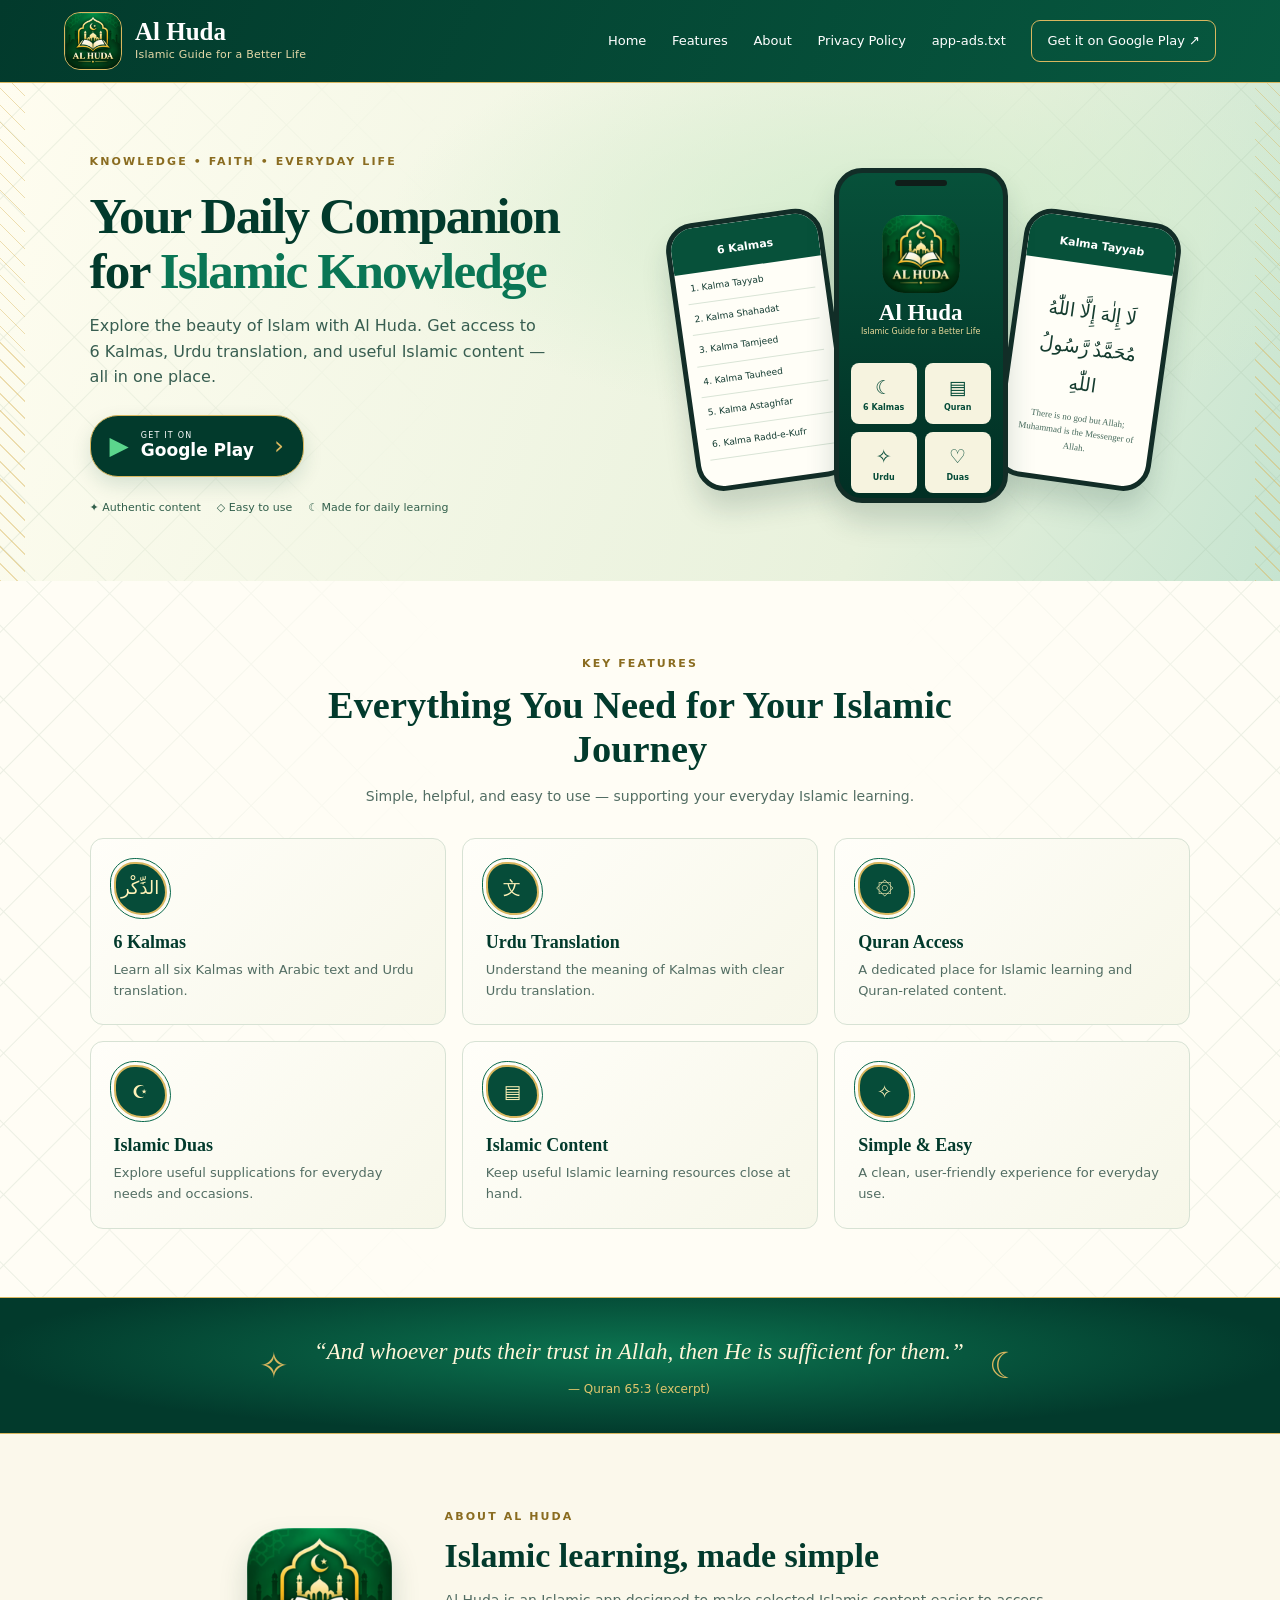
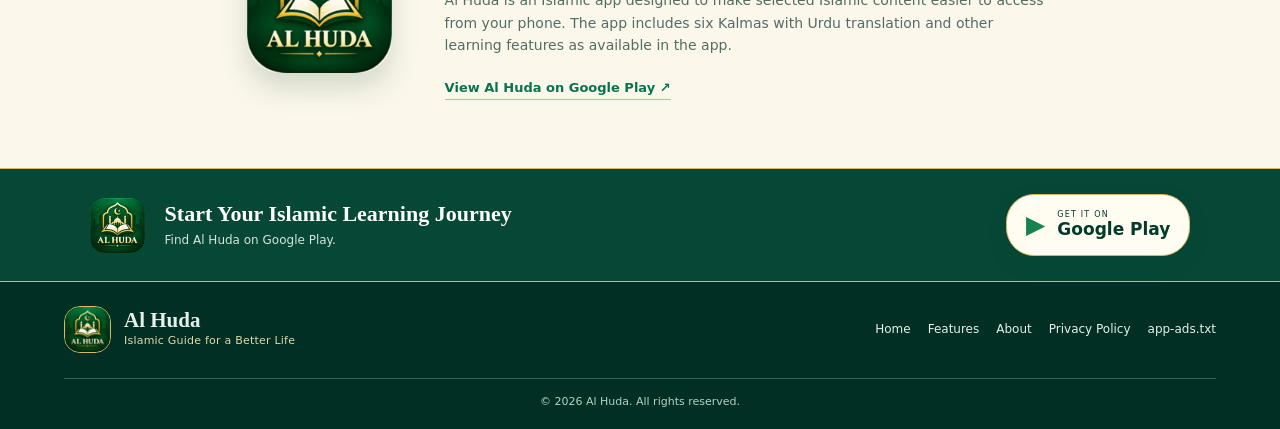
<file: index.html>
<!doctype html>
<html lang="en">
<head>
  <meta charset="utf-8">
  <meta name="viewport" content="width=device-width, initial-scale=1">
  <meta name="theme-color" content="#064c39">
  <meta name="description" content="Explore the Al Huda Islamic app, with six Kalmas, Urdu translation, and useful Islamic content in one place.">
  <title>Al Huda — Islamic Guide for a Better Life</title>
  <link rel="icon" type="image/png" href="al-huda-logo.png">
  <link rel="stylesheet" href="styles.css">
</head>
<body>
<header class="site-header">
  <a class="brand" href="#home" aria-label="Al Huda home"><img src="al-huda-logo.png" alt="Al Huda app logo"><span><strong>Al Huda</strong><small>Islamic Guide for a Better Life</small></span></a>
  <button class="menu-toggle" aria-label="Toggle navigation" aria-expanded="false">☰</button>
  <nav class="nav-links" aria-label="Main navigation"><a href="#home">Home</a><a href="#features">Features</a><a href="#about">About</a><a href="privacy-policy.html">Privacy Policy</a><a href="app-ads.txt">app-ads.txt</a><a class="nav-cta" href="https://play.google.com/store/apps/details?id=com.alhudamyapp" target="_blank" rel="noopener">Get it on Google Play ↗</a></nav>
</header>
<main>
<section class="hero" id="home">
  <div class="ornament ornament-left"></div><div class="ornament ornament-right"></div>
  <div class="hero-copy"><span class="eyebrow">KNOWLEDGE • FAITH • EVERYDAY LIFE</span><h1>Your Daily Companion for <em>Islamic Knowledge</em></h1><p>Explore the beauty of Islam with Al Huda. Get access to 6 Kalmas, Urdu translation, and useful Islamic content — all in one place.</p><a class="play-button" href="https://play.google.com/store/apps/details?id=com.alhudamyapp" target="_blank" rel="noopener"><span class="play-triangle">▶</span><span><small>GET IT ON</small><strong>Google Play</strong></span><span class="arrow">›</span></a><div class="trust-row"><span>✦ Authentic content</span><span>◇ Easy to use</span><span>☾ Made for daily learning</span></div></div>
  <div class="phone-stage" aria-label="Illustrative previews of the Al Huda app"><div class="phone phone-back phone-left"><div class="phone-top">6 Kalmas</div><div class="phone-content"><p>1. Kalma Tayyab</p><p>2. Kalma Shahadat</p><p>3. Kalma Tamjeed</p><p>4. Kalma Tauheed</p><p>5. Kalma Astaghfar</p><p>6. Kalma Radd-e-Kufr</p></div></div><div class="phone phone-main"><div class="speaker"></div><img src="al-huda-logo.png" alt="Al Huda logo"><h3>Al Huda</h3><p class="phone-sub">Islamic Guide for a Better Life</p><div class="app-tiles"><span>☾<small>6 Kalmas</small></span><span>▤<small>Quran</small></span><span>✧<small>Urdu</small></span><span>♡<small>Duas</small></span></div><div class="phone-mosque">☾　♧　♧　♧</div></div><div class="phone phone-back phone-right"><div class="phone-top">Kalma Tayyab</div><div class="arabic">لَا إِلٰهَ إِلَّا اللّٰهُ مُحَمَّدٌ رَّسُولُ اللّٰهِ</div><p class="translation">There is no god but Allah; Muhammad is the Messenger of Allah.</p></div></div>
</section>
<section class="features section" id="features"><div class="section-heading"><span class="eyebrow">KEY FEATURES</span><h2>Everything You Need for Your Islamic Journey</h2><p>Simple, helpful, and easy to use — supporting your everyday Islamic learning.</p></div><div class="feature-grid"><article class="feature-card"><span class="feature-icon">الذِّكْر</span><h3>6 Kalmas</h3><p>Learn all six Kalmas with Arabic text and Urdu translation.</p></article><article class="feature-card"><span class="feature-icon">文</span><h3>Urdu Translation</h3><p>Understand the meaning of Kalmas with clear Urdu translation.</p></article><article class="feature-card"><span class="feature-icon">۞</span><h3>Quran Access</h3><p>A dedicated place for Islamic learning and Quran-related content.</p></article><article class="feature-card"><span class="feature-icon">☪</span><h3>Islamic Duas</h3><p>Explore useful supplications for everyday needs and occasions.</p></article><article class="feature-card"><span class="feature-icon">▤</span><h3>Islamic Content</h3><p>Keep useful Islamic learning resources close at hand.</p></article><article class="feature-card"><span class="feature-icon">✧</span><h3>Simple & Easy</h3><p>A clean, user-friendly experience for everyday use.</p></article></div></section>
<section class="quote-band"><div class="lantern">✧</div><blockquote>“And whoever puts their trust in Allah, then He is sufficient for them.”<cite>— Quran 65:3 (excerpt)</cite></blockquote><div class="crescent">☾</div></section>
<section class="about section" id="about"><div class="about-logo"><img src="al-huda-logo.png" alt="Al Huda app icon"></div><div><span class="eyebrow">ABOUT AL HUDA</span><h2>Islamic learning, made simple</h2><p>Al Huda is an Islamic app designed to make selected Islamic content easier to access from your phone. The app includes six Kalmas with Urdu translation and other learning features as available in the app.</p><a class="text-link" href="https://play.google.com/store/apps/details?id=com.alhudamyapp" target="_blank" rel="noopener">View Al Huda on Google Play ↗</a></div></section>
<section class="cta-strip"><img src="al-huda-logo.png" alt=""><div><h2>Start Your Islamic Learning Journey</h2><p>Find Al Huda on Google Play.</p></div><a class="play-button play-button-light" href="https://play.google.com/store/apps/details?id=com.alhudamyapp" target="_blank" rel="noopener"><span class="play-triangle">▶</span><span><small>GET IT ON</small><strong>Google Play</strong></span></a></section>
</main>
<footer class="site-footer"><a class="brand footer-brand" href="#home"><img src="al-huda-logo.png" alt=""><span><strong>Al Huda</strong><small>Islamic Guide for a Better Life</small></span></a><nav><a href="#home">Home</a><a href="#features">Features</a><a href="#about">About</a><a href="privacy-policy.html">Privacy Policy</a><a href="app-ads.txt">app-ads.txt</a></nav><p>© <span id="year">2026</span> Al Huda. All rights reserved.</p></footer>
<script>const toggle=document.querySelector('.menu-toggle');const nav=document.querySelector('.nav-links');toggle.addEventListener('click',()=>{const open=nav.classList.toggle('open');toggle.setAttribute('aria-expanded',String(open));});nav.querySelectorAll('a').forEach(a=>a.addEventListener('click',()=>{nav.classList.remove('open');toggle.setAttribute('aria-expanded','false')}));document.getElementById('year').textContent=new Date().getFullYear();</script>
</body></html>
</file>
<file: styles.css>
:root{--green:#064c39;--deep:#023a2c;--green2:#0b7654;--gold:#d9b75f;--cream:#fbf8eb;--ink:#143c32;--muted:#526d63;--line:#d7e2d4}*{box-sizing:border-box}html{scroll-behavior:smooth}body{margin:0;color:var(--ink);font-family:Inter,ui-sans-serif,system-ui,-apple-system,BlinkMacSystemFont,"Segoe UI",sans-serif;background:var(--cream);line-height:1.6}a{color:inherit}.site-header{height:auto;min-height:82px;padding:12px clamp(18px,5vw,76px);display:flex;align-items:center;justify-content:space-between;gap:24px;background:linear-gradient(115deg,#023a2c,#07583f);border-bottom:1px solid var(--gold);color:white;position:relative;z-index:5}.brand{display:flex;align-items:center;gap:13px;text-decoration:none;min-width:max-content}.brand img{width:58px;height:58px;border-radius:16px;object-fit:cover;border:1px solid var(--gold)}.brand strong{display:block;font-family:Georgia,serif;font-size:25px;line-height:1.1}.brand small{display:block;color:#e5d8a8;font-size:11px;letter-spacing:.02em}.nav-links{display:flex;align-items:center;gap:clamp(12px,2vw,28px);font-size:13px}.nav-links>a{text-decoration:none;white-space:nowrap}.nav-links>a:hover,.site-footer a:hover{color:var(--gold)}.nav-cta{border:1px solid var(--gold);padding:10px 15px;border-radius:9px}.menu-toggle{display:none;background:transparent;border:1px solid #8ab09b;border-radius:8px;color:white;font-size:22px;padding:5px 11px}.hero{min-height:490px;display:grid;grid-template-columns:minmax(0,1fr) minmax(400px,1fr);align-items:center;gap:22px;padding:64px clamp(24px,7vw,110px);position:relative;overflow:hidden;background:radial-gradient(ellipse at 70% 28%,#d5edcf 0%,transparent 40%),linear-gradient(110deg,#fffdf0,#e8f1dc 70%,#c6e4d0)}.hero:before,.features:before{content:"";position:absolute;inset:0;pointer-events:none;opacity:.17;background-image:repeating-linear-gradient(45deg,transparent 0 24px,#8aa98b 25px,transparent 26px 50px),repeating-linear-gradient(-45deg,transparent 0 24px,#8aa98b 25px,transparent 26px 50px);mask-image:linear-gradient(90deg,#000,transparent 35%,transparent 70%,#000)}.hero-copy{position:relative;z-index:1;max-width:550px}.eyebrow{font-size:11px;font-weight:800;letter-spacing:.19em;color:#8a6c20}.hero h1{font:700 clamp(38px,4vw,57px)/1.08 Georgia,serif;letter-spacing:-.035em;color:var(--deep);margin:15px 0}.hero h1 em{color:#0a7655;font-style:normal}.hero-copy>p{max-width:460px;color:#385e51;font-size:16px;margin:0 0 25px}.play-button{display:inline-flex;align-items:center;gap:12px;background:var(--deep);border:1px solid var(--gold);border-radius:28px;padding:10px 19px;color:white;text-decoration:none;box-shadow:0 8px 20px #064c3924}.play-button:hover{transform:translateY(-2px);background:#0b694b}.play-triangle{font-size:25px;color:#5bd68d}.play-button small,.play-button strong{display:block;line-height:1.1}.play-button small{font-size:8px;letter-spacing:.15em}.play-button strong{font-size:17px}.arrow{font-size:25px;color:var(--gold);padding-left:8px}.trust-row{display:flex;flex-wrap:wrap;gap:16px;margin-top:22px;font-size:11px;color:#315f4b}.phone-stage{height:365px;position:relative;z-index:1;display:flex;align-items:center;justify-content:center;perspective:900px}.phone{background:#fffdf2;border:5px solid #122d27;border-radius:28px;box-shadow:0 18px 28px #173c302e;overflow:hidden}.phone-main{height:335px;width:174px;position:relative;z-index:2;display:flex;align-items:center;flex-direction:column;background:linear-gradient(#07513a,#012f24);color:white;padding:27px 12px 12px;transform:translateY(4px)}.phone-main>img{width:78px;height:78px;object-fit:cover;border-radius:22px;margin-top:15px}.phone-main h3{font:700 23px Georgia;margin:7px 0 0}.phone-sub{font-size:8px;color:#e9d99a;margin:0}.speaker{position:absolute;top:7px;width:52px;height:6px;border-radius:8px;background:#101d19}.app-tiles{display:grid;grid-template-columns:1fr 1fr;gap:8px;width:100%;margin-top:24px}.app-tiles span{background:#f6f3df;color:var(--green);border-radius:8px;padding:9px 4px;text-align:center;font-size:19px}.app-tiles small{display:block;font-size:8px;font-weight:700}.phone-mosque{margin-top:auto;color:var(--gold);font-size:23px}.phone-back{position:absolute;width:158px;height:270px;padding:0 10px;background:#fffef7}.phone-left{left:5%;transform:rotate(-8deg) translateY(18px)}.phone-right{right:4%;transform:rotate(8deg) translateY(18px)}.phone-top{margin:0 -10px;background:#07513a;color:white;text-align:center;padding:17px 5px 10px;font-size:11px;font-weight:700}.phone-content p{font-size:9px;padding:8px 4px;border-bottom:1px solid #d9e4d6;margin:0}.arabic{font-family:Georgia,serif;text-align:center;font-size:19px;line-height:1.9;margin-top:30px;color:#163d30}.translation{font-family:Georgia,serif;font-size:9px;text-align:center;color:#45695b}.section{padding:68px clamp(22px,7vw,100px)}.features{position:relative;overflow:hidden;background:#fffdf5}.section-heading{text-align:center;max-width:650px;margin:0 auto 30px;position:relative}.section-heading h2,.about h2{font:700 clamp(29px,3vw,40px)/1.15 Georgia,serif;color:var(--deep);margin:9px 0 12px}.section-heading p,.about p{color:var(--muted);font-size:14px}.feature-grid{display:grid;grid-template-columns:repeat(3,minmax(0,1fr));gap:16px;position:relative}.feature-card{border:1px solid var(--line);border-radius:13px;padding:23px;background:linear-gradient(135deg,#fffef9,#f7f7e9);transition:transform .2s,box-shadow .2s}.feature-card:hover{transform:translateY(-4px);box-shadow:0 10px 25px #0b513414}.feature-icon{width:53px;height:53px;display:grid;place-items:center;border:2px solid var(--gold);outline:1px solid #0a6a4d;outline-offset:3px;border-radius:40% 60% 45% 55%;background:var(--green);color:#fff2b8;font-size:18px}.feature-card h3{font:700 18px Georgia;margin:17px 0 7px;color:var(--deep)}.feature-card p{font-size:13px;color:var(--muted);margin:0}.quote-band{display:flex;align-items:center;justify-content:center;gap:25px;text-align:center;padding:37px clamp(20px,7vw,100px);background:radial-gradient(ellipse at 50% 40%,#0c7450,#023a2c 72%);color:#fff6d9;border-top:1px solid var(--gold);border-bottom:1px solid var(--gold)}.quote-band blockquote{font:italic 23px/1.5 Georgia,serif;max-width:760px;margin:0}.quote-band cite{display:block;font:normal 12px system-ui;color:#e0c66d;margin-top:12px}.lantern,.crescent{font-size:36px;color:var(--gold)}.about{display:grid;grid-template-columns:180px 1fr;align-items:center;gap:35px;max-width:1000px;margin:auto}.about-logo{display:grid;place-items:center}.about-logo img{width:145px;border-radius:34px;box-shadow:0 15px 28px #1647352c}.about h2{font-size:34px}.text-link{display:inline-block;color:#08734e;font-weight:700;font-size:13px;margin-top:8px;text-decoration:none;border-bottom:1px solid var(--gold)}.cta-strip{display:flex;align-items:center;justify-content:center;gap:20px;padding:25px clamp(20px,7vw,100px);background:#064735;color:white;border-top:1px solid var(--gold);border-bottom:1px solid var(--gold)}.cta-strip>img{width:55px;height:55px;border-radius:15px}.cta-strip h2{font:700 22px Georgia;margin:0}.cta-strip p{font-size:12px;color:#d4e7d8;margin:4px 0 0}.play-button-light{background:#fffdf2;color:var(--deep);margin-left:auto}.play-button-light .play-triangle{color:#16834e}.site-footer{background:#022f24;color:#e7f0e8;padding:24px clamp(20px,5vw,75px) 18px;display:flex;align-items:center;justify-content:space-between;gap:25px;flex-wrap:wrap}.footer-brand img{width:47px;height:47px}.footer-brand strong{font-size:21px}.site-footer nav{display:flex;gap:17px;flex-wrap:wrap;font-size:12px}.site-footer nav a{text-decoration:none}.site-footer>p{width:100%;text-align:center;border-top:1px solid #326451;padding-top:14px;margin:0;color:#b9d1c4;font-size:11px}.ornament{position:absolute;top:0;bottom:0;width:25px;opacity:.45;background:repeating-linear-gradient(45deg,var(--gold) 0 1px,transparent 1px 12px)}.ornament-left{left:0}.ornament-right{right:0}@media(max-width:950px){.site-header{padding-inline:20px}.nav-links{gap:13px;font-size:12px}.nav-cta{display:none}.hero{padding-inline:45px;grid-template-columns:1fr 1fr}.phone-left{left:-3%}.phone-right{right:-4%}.phone-back{width:135px}.phone-main{width:155px}.hero h1{font-size:42px}}@media(max-width:700px){.site-header{min-height:72px}.brand img{width:49px;height:49px}.brand strong{font-size:22px}.menu-toggle{display:block}.nav-links{display:none;position:absolute;top:100%;left:0;right:0;background:#034330;padding:16px 22px 22px;flex-direction:column;align-items:stretch;gap:0;border-bottom:1px solid var(--gold);box-shadow:0 12px 18px #0002}.nav-links.open{display:flex}.nav-links>a{padding:11px 4px;border-bottom:1px solid #ffffff1c}.hero{display:flex;flex-direction:column;align-items:stretch;padding:48px 25px 28px;gap:8px}.hero h1{font-size:40px}.hero-copy>p{font-size:15px}.phone-stage{height:320px;margin:4px -10px 0;transform:scale(.94);transform-origin:top center}.phone-main{height:300px;width:155px}.phone-back{height:245px;width:130px}.phone-left{left:4%}.phone-right{right:3%}.section{padding:52px 22px}.section-heading h2{font-size:31px}.feature-grid{grid-template-columns:repeat(2,minmax(0,1fr));gap:11px}.feature-card{padding:17px}.feature-card h3{font-size:16px}.feature-card p{font-size:12px}.quote-band{gap:8px;padding:29px 18px}.quote-band blockquote{font-size:18px}.lantern,.crescent{font-size:25px}.about{grid-template-columns:90px 1fr;gap:18px;padding:40px 22px}.about-logo img{width:85px;border-radius:20px}.about h2{font-size:27px}.about p{font-size:13px}.cta-strip{flex-wrap:wrap;justify-content:flex-start;gap:13px}.cta-strip h2{font-size:18px}.cta-strip>div{flex:1;min-width:180px}.play-button-light{margin-left:68px}.site-footer{justify-content:center;text-align:center}.site-footer .brand{margin:auto}.site-footer nav{justify-content:center}.site-footer>p{margin-top:4px}}@media(max-width:390px){.hero h1{font-size:35px}.trust-row{gap:9px}.phone-stage{transform:scale(.83);height:280px;margin-inline:-25px}.feature-grid{grid-template-columns:1fr}.feature-card{display:grid;grid-template-columns:56px 1fr;column-gap:13px;align-items:center}.feature-icon{grid-row:span 2}.feature-card h3{margin:0 0 5px}.feature-card p{grid-column:2}.about{grid-template-columns:1fr;text-align:center}.about-logo img{width:100px}.play-button-light{margin-left:0}}
</file>
